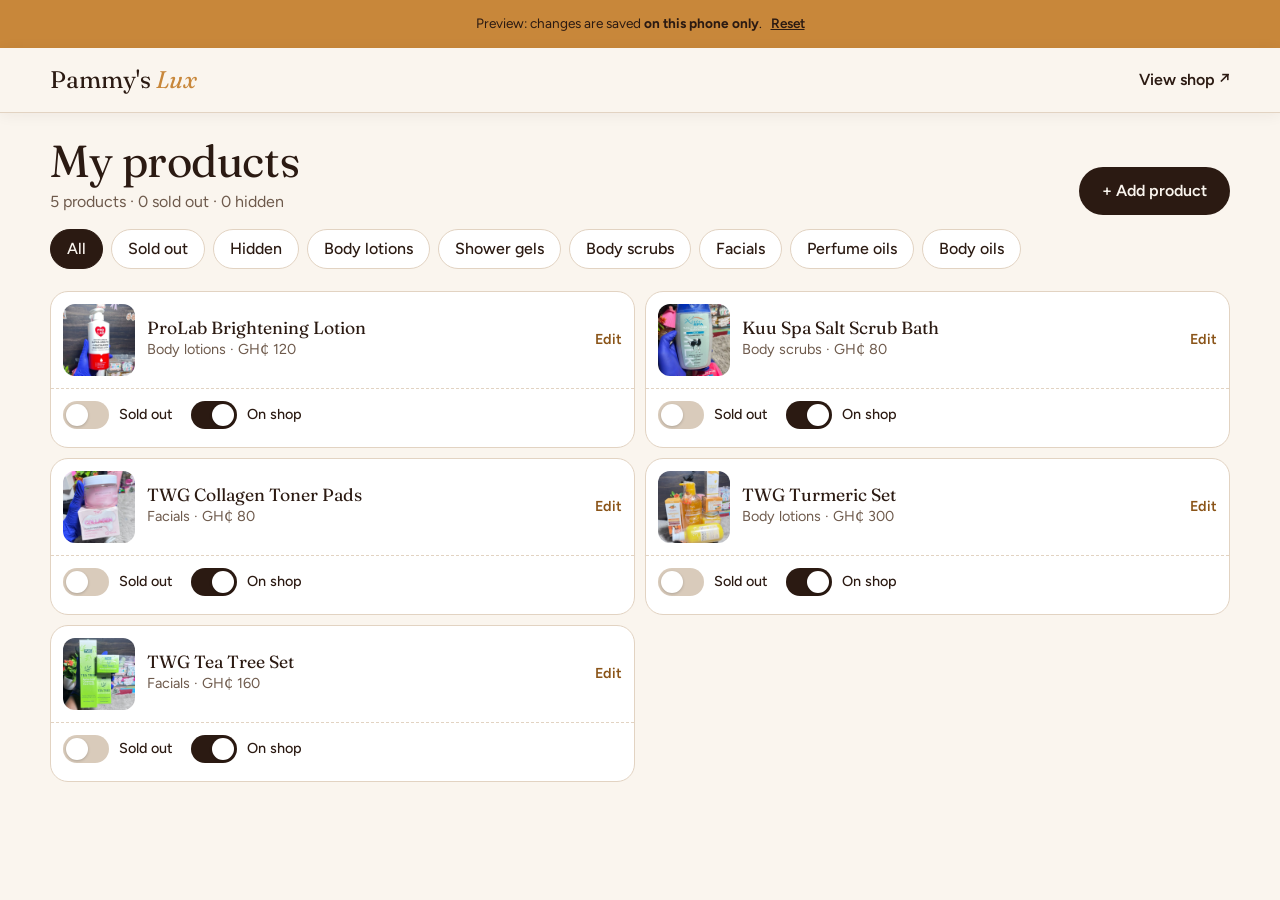
<file: admin.html>
<!doctype html>
<html lang="en">
<head>
  <meta charset="utf-8">
  <meta name="viewport" content="width=device-width, initial-scale=1, viewport-fit=cover">
  <title>My products · Pammy's Lux</title>
  <meta name="robots" content="noindex">
  <meta name="theme-color" content="#2b1a12">
  <link rel="icon" href="images/icon.svg" type="image/svg+xml">
  <link rel="preconnect" href="https://fonts.googleapis.com">
  <link rel="preconnect" href="https://fonts.gstatic.com" crossorigin>
  <link href="https://fonts.googleapis.com/css2?family=Fraunces:ital,opsz,wght@0,9..144,400;1,9..144,400&family=Figtree:wght@400;500;600;700&display=swap" rel="stylesheet">
  <link rel="stylesheet" href="css/style.css">
  <link rel="stylesheet" href="css/admin.css">
  <script type="module" src="js/admin.js"></script>
</head>
<body class="admin">
  <p class="preview-strip" id="previewStrip" hidden>
    Preview: changes are saved <b>on this phone only</b>. <button type="button" id="reset">Reset</button>
  </p>

  <header class="header scrolled">
    <div class="wrap header-in">
      <a class="brand" href="index.html">Pammy's <em>Lux</em></a>
      <a class="view-shop" href="index.html" target="_blank" rel="noopener">View shop ↗</a>
      <button class="link-btn" type="button" id="signOut" hidden>Sign out</button>
    </div>
  </header>

  <!-- Sign in (live mode only) -->
  <section class="wrap signin" id="signin" hidden>
    <h1>Welcome back</h1>
    <form id="signinForm" class="card-box" novalidate>
      <label class="field">Email<input type="email" id="email" autocomplete="username" required></label>
      <label class="field">Password<input type="password" id="password" autocomplete="current-password" required></label>
      <p class="err" id="signinErr" role="alert"></p>
      <button class="btn btn-dark" type="submit">Sign in</button>
    </form>
  </section>
  <section class="wrap signin" id="notAdmin" hidden>
    <h1>No access</h1>
    <p>This login isn't set up to manage the shop. Ask Salim to add it.</p>
  </section>

  <main class="wrap owner" id="owner" hidden>
    <div class="owner-head">
      <div>
        <h1>My products</h1>
        <p class="muted" id="stats"></p>
      </div>
      <button class="btn btn-dark" type="button" id="addBtn">+ Add product</button>
    </div>
    <div class="chips" id="chips" role="tablist" aria-label="Show"></div>
    <ul class="plist" id="plist" aria-live="polite"><li class="muted">Loading…</li></ul>
  </main>

  <!-- Add / edit -->
  <dialog class="editor" id="editor" aria-labelledby="edTitle">
    <form id="edForm" novalidate>
      <div class="drawer-head ed-head">
        <h2 id="edTitle">Add product</h2>
        <button class="x" type="button" id="edClose" aria-label="Close without saving">×</button>
      </div>
      <div class="ed-body">
        <div class="photo-pick">
          <img id="edImg" alt="" hidden>
          <label class="photo-btn" id="photoBtn">
            <input type="file" id="edFile" accept="image/*">
            <span id="photoLabel">📷 Add a photo</span>
          </label>
          <p class="muted small" id="photoMsg">Take a clear photo on a plain background.</p>
        </div>
        <label class="field">Product name<input id="edName" maxlength="80" placeholder="e.g. Shea Glow Body Lotion"></label>
        <label class="field">Category<select id="edCat"></select></label>
        <label class="field">Description (optional)<textarea id="edDesc" rows="3" maxlength="600" placeholder="What it does, how to use it"></textarea></label>

        <fieldset class="group">
          <legend>Sizes and prices</legend>
          <p class="muted small">One row per size. Only one price? Write the size once, e.g. "200ml".</p>
          <div id="edOptions"></div>
          <button class="link-btn" type="button" id="addOption">+ Add another size</button>
        </fieldset>

        <fieldset class="group">
          <legend>Scents or colours (optional)</legend>
          <p class="muted small">Same price for each. Customers pick one.</p>
          <div class="choice-row">
            <label class="field">Called<input id="edChoiceTitle" maxlength="20" placeholder="Scent"></label>
          </div>
          <div class="tags" id="edChoices"></div>
          <div class="add-choice">
            <input id="edChoiceInput" maxlength="30" placeholder="e.g. Vanilla" aria-label="New scent or colour">
            <button class="btn btn-line" type="button" id="addChoice">Add</button>
          </div>
        </fieldset>

        <label class="switch"><input type="checkbox" id="edSold"><span></span> Sold out</label>
        <label class="switch"><input type="checkbox" id="edHidden"><span></span> Hide from the shop</label>
        <p class="err" id="edErr" role="alert"></p>
      </div>
      <div class="ed-foot">
        <button class="link-btn danger" type="button" id="edDelete" hidden>Delete</button>
        <button class="btn btn-dark grow" type="submit" id="edSave">Save</button>
      </div>
    </form>
  </dialog>

  <div class="toast" id="toast" role="status" aria-live="polite"></div>
</body>
</html>
</file>
<file: css/style.css>
/* Pammy's Lux · cocoa + honey. Fraunces (display) + Figtree (text). */
:root {
  --cocoa: #2b1a12;
  --cocoa-2: #4a3024;
  --honey: #c8873a;
  --honey-deep: #8a5418;   /* honey for text on cream (contrast) */
  --cream: #faf5ee;
  --sand: #f1e6d8;
  --blush: #ead2c1;
  --line: #e2d3c2;
  --muted: #6e5a4c;
  --wa: #1f8a4c;
  --r: 18px;
  --shadow: 0 10px 30px rgba(43, 26, 18, .12);
  --serif: "Fraunces", Georgia, serif;
  --sans: "Figtree", system-ui, -apple-system, "Segoe UI", sans-serif;
}
*, *::before, *::after { box-sizing: border-box; }
html { scroll-behavior: smooth; scroll-padding-top: 76px; -webkit-text-size-adjust: 100%; }
body { margin: 0; background: var(--cream); color: var(--cocoa); font: 16px/1.6 var(--sans); overflow-x: hidden; }
img { max-width: 100%; height: auto; display: block; }
button, input, select, textarea { font: inherit; color: inherit; }
::selection { background: var(--honey); color: #fff; }
:focus-visible { outline: 3px solid var(--honey); outline-offset: 2px; }
.wrap { width: min(1180px, 100% - 32px); margin-inline: auto; }
.muted { color: var(--muted); }
.small { font-size: .875rem; }
.skip { position: absolute; left: -999px; top: 8px; background: var(--cocoa); color: #fff; padding: 10px 14px; border-radius: 10px; z-index: 100; }
.skip:focus { left: 8px; }
h1, h2, h3 { font-family: var(--serif); font-weight: 400; line-height: 1.08; margin: 0 0 .5em; letter-spacing: -.01em; }
h1 em, h2 em, .brand em { font-style: italic; color: var(--honey); }
.eyebrow { text-transform: uppercase; letter-spacing: .16em; font-size: .75rem; font-weight: 600; color: var(--honey-deep); margin: 0 0 .8em; }

/* fade-in photos */
.fade-img { opacity: 0; transition: opacity .5s ease; }
.fade-img.loaded { opacity: 1; }

/* buttons */
.btn { display: inline-flex; align-items: center; justify-content: center; gap: 8px; min-height: 48px; padding: 0 22px; border-radius: 999px; border: 1.5px solid transparent; font-weight: 600; text-decoration: none; cursor: pointer; transition: transform .15s ease, background .2s ease; }
.btn:active { transform: scale(.97); }
.btn-dark { background: var(--cocoa); color: var(--cream); }
.btn-dark:hover { background: var(--cocoa-2); }
.btn-line { border-color: var(--cocoa); color: var(--cocoa); background: transparent; }
.btn-line:hover { background: var(--sand); }
.btn-wa { background: var(--wa); color: #fff; width: 100%; }
.btn-wa svg { width: 22px; height: 22px; fill: currentColor; }
.grow { flex: 1; }

/* preview strip */
.preview-strip { margin: 0; background: var(--honey); color: var(--cocoa); text-align: center; font-size: .85rem; padding: 8px 16px; }

/* header (solid, no blur) */
.header { position: sticky; top: 0; z-index: 30; background: var(--cream); border-bottom: 1px solid transparent; transition: border-color .2s, box-shadow .2s; }
.header.scrolled { border-color: var(--line); box-shadow: 0 2px 14px rgba(43, 26, 18, .06); }
.header-in { display: flex; align-items: center; gap: 24px; min-height: 64px; }
.brand { font-family: var(--serif); font-size: 1.5rem; text-decoration: none; color: var(--cocoa); margin: 0; white-space: nowrap; }
.nav { display: none; gap: 28px; margin-left: auto; }
.nav a { color: var(--cocoa); text-decoration: none; font-weight: 500; }
.nav a:hover { color: var(--honey-deep); }
.bag-btn { margin-left: auto; display: inline-flex; align-items: center; gap: 8px; min-height: 44px; padding: 0 16px; border-radius: 999px; border: 1.5px solid var(--cocoa); background: transparent; cursor: pointer; font-weight: 600; }
.bag-btn svg { width: 20px; height: 20px; fill: none; stroke: currentColor; stroke-width: 1.8; }
.bag-count { background: var(--honey); color: var(--cocoa); border-radius: 999px; min-width: 22px; height: 22px; display: grid; place-items: center; font-size: .8rem; padding: 0 6px; }
@media (min-width: 820px) { .nav { display: flex; } .bag-btn { margin-left: 8px; } }

/* hero */
.hero { padding: 28px 0 48px; }
.hero-in { display: grid; gap: 28px; align-items: center; }
.hero h1 { font-size: clamp(2.6rem, 11vw, 5.2rem); }
.lede { font-size: 1.08rem; max-width: 34em; color: var(--cocoa-2); }
.hero-cta { display: flex; flex-wrap: wrap; gap: 12px; margin-top: 22px; }
.hero-art { position: relative; }
.hero-art > img { width: 100%; aspect-ratio: 4 / 4.2; max-height: 68vh; object-fit: cover; object-position: 50% 75%; border-radius: 200px 200px var(--r) var(--r); background: var(--sand); }
.pick { position: absolute; left: 12px; bottom: 12px; right: 12px; max-width: 320px; display: flex; gap: 12px; align-items: center; text-align: left; padding: 10px 14px 10px 10px; border: 0; border-radius: 16px; background: var(--cream); box-shadow: var(--shadow); cursor: pointer; animation: rise .7s .3s both cubic-bezier(.2, .8, .2, 1); }
.pick img { width: 56px; height: 56px; border-radius: 12px; object-fit: cover; }
.pick span { display: grid; line-height: 1.3; }
.pick small { text-transform: uppercase; letter-spacing: .14em; font-size: .68rem; color: var(--honey-deep); font-weight: 600; }
.pick b { font-family: var(--serif); font-weight: 400; font-size: 1.05rem; }
.pick i { font-style: normal; color: var(--muted); font-size: .9rem; }
@keyframes rise { from { opacity: 0; transform: translateY(14px); } }
@media (min-width: 820px) {
  .hero-art > img { max-height: 640px; }
  .hero { padding: 48px 0 72px; }
  .hero-in { grid-template-columns: 1.05fr .95fr; gap: 56px; }
  .pick { left: -28px; bottom: 36px; right: auto; }
}

/* shop */
.shop { padding: 24px 0 64px; }
.section-head { display: flex; align-items: baseline; justify-content: space-between; gap: 12px; }
.section-head h2, .how h2 { font-size: clamp(2rem, 7vw, 3rem); }
.chips { position: sticky; top: 64px; z-index: 10; background: var(--cream); display: flex; gap: 8px; overflow-x: auto; padding: 10px 16px 14px; margin: 0 -16px 8px; scrollbar-width: none; }
.chips::-webkit-scrollbar { display: none; }
.chip { flex: none; min-height: 40px; padding: 0 16px; border-radius: 999px; border: 1.5px solid var(--line); background: #fff; cursor: pointer; font-weight: 500; white-space: nowrap; }
.chip[aria-selected="true"] { background: var(--cocoa); border-color: var(--cocoa); color: var(--cream); }
.grid { display: grid; grid-template-columns: repeat(2, 1fr); gap: 22px 14px; }
@media (min-width: 700px) { .grid { grid-template-columns: repeat(3, 1fr); gap: 32px 22px; } }
@media (min-width: 1040px) { .grid { grid-template-columns: repeat(4, 1fr); } }
.loading { grid-column: 1 / -1; color: var(--muted); padding: 40px 0; text-align: center; }
.load-err { text-align: center; color: var(--muted); }
.load-err button { background: none; border: 0; color: var(--honey-deep); text-decoration: underline; cursor: pointer; padding: 0; }
.card-btn { display: grid; gap: 4px; width: 100%; padding: 0; border: 0; background: none; text-align: left; cursor: pointer; }
.card-img { position: relative; display: block; border-radius: var(--r); overflow: hidden; background: var(--sand); aspect-ratio: 4 / 5; margin-bottom: 8px; }
.card-img img { width: 100%; height: 100%; object-fit: cover; transition: opacity .5s ease, transform .5s cubic-bezier(.2, .8, .2, 1); }
@media (hover: hover) { .card-btn:hover .card-img img { transform: scale(1.04); } }
.is-sold .card-img img { filter: grayscale(.6); opacity: .7; }
.tag { position: absolute; left: 10px; top: 10px; background: var(--cream); color: var(--cocoa); font-size: .72rem; font-weight: 700; letter-spacing: .08em; text-transform: uppercase; padding: 4px 10px; border-radius: 999px; }
.tag-sold { background: var(--cocoa); color: var(--cream); }
.card-cat { font-size: .72rem; text-transform: uppercase; letter-spacing: .12em; color: var(--honey-deep); font-weight: 600; }
.card-name { font-family: var(--serif); font-size: 1.12rem; line-height: 1.25; }
.card-price { font-weight: 600; }
.card-price small { font-weight: 400; color: var(--muted); }

/* how */
.how { background: var(--cocoa); color: var(--cream); padding: 64px 0; }
.steps { list-style: none; counter-reset: s; margin: 24px 0 0; padding: 0; display: grid; gap: 26px; }
.steps li { counter-increment: s; display: grid; grid-template-columns: 52px 1fr; column-gap: 16px; }
.steps li::before { content: counter(s); grid-row: span 2; width: 52px; height: 52px; border-radius: 50%; border: 1.5px solid var(--honey); color: var(--honey); display: grid; place-items: center; font-family: var(--serif); font-size: 1.4rem; }
.steps b { font-family: var(--serif); font-weight: 400; font-size: 1.3rem; }
.steps span { color: #d9c8b8; }
@media (min-width: 820px) { .steps { grid-template-columns: repeat(3, 1fr); gap: 32px; } }

/* delivery */
.delivery { padding: 64px 0; }
.delivery-in { display: grid; gap: 28px; align-items: center; }
.delivery-in img { width: 100%; max-height: 520px; aspect-ratio: 4 / 5; object-fit: cover; border-radius: var(--r); background: var(--sand); }
.delivery h2 { font-size: clamp(1.9rem, 6vw, 2.8rem); }
@media (min-width: 820px) { .delivery-in { grid-template-columns: .8fr 1fr; gap: 64px; } }

/* footer */
.footer { border-top: 1px solid var(--line); padding: 32px 0 calc(96px + env(safe-area-inset-bottom)); }
.footer-in { display: grid; gap: 4px; }
.footer p { margin: 0; }

/* floating bag (phones) */
.float-bag { position: fixed; left: 16px; right: 16px; bottom: calc(16px + env(safe-area-inset-bottom)); z-index: 25; min-height: 54px; border: 0; border-radius: 999px; background: var(--cocoa); color: var(--cream); font-weight: 600; box-shadow: var(--shadow); cursor: pointer; animation: rise .35s both; }
@media (min-width: 820px) { .float-bag { left: auto; right: 24px; bottom: 24px; padding: 0 28px; } }

/* dialogs */
dialog { border: 0; padding: 0; color: var(--cocoa); background: var(--cream); }
dialog::backdrop { background: rgba(43, 26, 18, .45); }
.x { position: absolute; right: 12px; top: 12px; z-index: 2; width: 44px; height: 44px; border-radius: 50%; border: 0; background: var(--cream); font-size: 1.6rem; line-height: 1; cursor: pointer; box-shadow: 0 2px 10px rgba(0, 0, 0, .12); }
html:has(dialog[open]) { overflow: hidden; }

/* product sheet: bottom sheet on phones, centred card on desktop */
.sheet { width: 100%; max-width: 100%; max-height: 92dvh; margin: auto 0 0; border-radius: 22px 22px 0 0; }
.sheet[open] { animation: sheetUp .32s cubic-bezier(.2, .8, .2, 1); }
@keyframes sheetUp { from { transform: translateY(40px); opacity: 0; } }
.sheet-in { position: relative; max-height: 92dvh; overflow-y: auto; }
.p-photo img { width: 100%; aspect-ratio: 1 / 1; max-height: 46dvh; object-fit: cover; background: var(--sand); }
.p-body { padding: 20px 20px calc(24px + env(safe-area-inset-bottom)); }
.p-body h3 { font-size: 1.8rem; margin-bottom: .3em; }
.p-desc { color: var(--cocoa-2); margin: 0 0 16px; }
.opt { border: 0; padding: 0; margin: 0 0 16px; }
.opt legend { font-weight: 600; margin-bottom: 8px; }
.pills { display: flex; flex-wrap: wrap; gap: 8px; }
.pill input { position: absolute; opacity: 0; pointer-events: none; }
.pill span { display: inline-flex; align-items: center; gap: 6px; min-height: 44px; padding: 0 16px; border-radius: 12px; border: 1.5px solid var(--line); background: #fff; cursor: pointer; }
.pill small { color: var(--muted); }
.pill input:checked + span { border-color: var(--cocoa); background: var(--sand); box-shadow: inset 0 0 0 1px var(--cocoa); }
.pill input:focus-visible + span { outline: 3px solid var(--honey); outline-offset: 2px; }
.p-buy { display: flex; gap: 12px; align-items: center; margin-top: 8px; }
.qty { display: inline-flex; align-items: center; border: 1.5px solid var(--line); border-radius: 999px; background: #fff; }
.qty button { width: 44px; height: 46px; border: 0; background: none; font-size: 1.2rem; cursor: pointer; }
.qty output { min-width: 22px; text-align: center; font-weight: 600; }
.p-sold p { margin: 0 0 12px; }
@media (min-width: 820px) {
  .sheet { width: min(880px, 100% - 48px); margin: auto; border-radius: 24px; }
  .sheet-in { display: grid; grid-template-columns: 1fr 1fr; }
  .p-photo img { height: 100%; max-height: none; aspect-ratio: auto; min-height: 460px; }
  .p-body { padding: 36px 32px; }
}

/* bag drawer: full height from the right */
.drawer { width: min(440px, 100%); max-width: 100%; height: 100dvh; max-height: 100dvh; margin: 0 0 0 auto; }
.drawer[open] { animation: slideIn .3s cubic-bezier(.2, .8, .2, 1); }
@keyframes slideIn { from { transform: translateX(40px); opacity: 0; } }
.drawer-in { height: 100%; overflow-y: auto; padding: 0 20px calc(28px + env(safe-area-inset-bottom)); }
.drawer-head { position: sticky; top: 0; z-index: 2; background: var(--cream); display: flex; align-items: center; justify-content: space-between; min-height: 68px; border-bottom: 1px solid var(--line); margin-bottom: 8px; }
.drawer-head h3 { font-size: 1.6rem; margin: 0; }
.drawer-head .x { position: static; box-shadow: none; background: var(--sand); }
.bag-empty { text-align: center; padding: 48px 0; color: var(--muted); }
.bag-list { list-style: none; margin: 0; padding: 0; }
.line { display: grid; grid-template-columns: 64px 1fr auto; gap: 12px; align-items: center; padding: 12px 0; border-bottom: 1px solid var(--line); }
.line img { width: 64px; height: 64px; object-fit: cover; border-radius: 12px; background: var(--sand); }
.line-info { display: grid; line-height: 1.35; min-width: 0; }
.line-info b { font-weight: 600; }
.line-info span { color: var(--muted); font-size: .9rem; }
.line-info .line-price { color: var(--cocoa); font-weight: 600; }
.small-qty button { width: 38px; height: 40px; font-size: 1rem; }
.checkout { padding-top: 16px; display: grid; gap: 14px; }
.sum { display: flex; justify-content: space-between; font-size: 1.15rem; }
.checkout .small { margin: -8px 0 0; }
.seg { border: 0; padding: 0; margin: 0; display: flex; flex-wrap: wrap; gap: 8px; }
.seg legend { font-weight: 600; margin-bottom: 8px; width: 100%; }
.seg label { flex: 1; display: flex; align-items: center; gap: 8px; min-height: 48px; padding: 0 14px; border: 1.5px solid var(--line); border-radius: 12px; background: #fff; cursor: pointer; }
.seg label:has(input:checked) { border-color: var(--cocoa); background: var(--sand); }
.seg input { accent-color: var(--cocoa); width: 18px; height: 18px; }
.field { display: grid; gap: 6px; font-weight: 600; }
.field input, .field textarea, .field select { font-weight: 400; font-size: 16px; min-height: 48px; padding: 10px 14px; border-radius: 12px; border: 1.5px solid var(--line); background: #fff; width: 100%; }
.field textarea { resize: vertical; }
.field input:focus, .field textarea:focus, .field select:focus { border-color: var(--cocoa); outline: none; }
.invalid { border-color: #b3261e !important; background: #fff6f5 !important; }
.err { color: #b3261e; margin: 0; min-height: 0; }
.err:empty { display: none; }
.sent { padding: 20px 0; }
.sent-actions { display: grid; gap: 10px; margin-top: 12px; }
[hidden] { display: none !important; }

/* toast */
.toast { position: fixed; left: 50%; bottom: calc(86px + env(safe-area-inset-bottom)); transform: translate(-50%, 20px); background: var(--cocoa); color: var(--cream); padding: 12px 18px; border-radius: 999px; opacity: 0; pointer-events: none; transition: opacity .25s, transform .25s; z-index: 60; max-width: calc(100% - 32px); text-align: center; font-size: .92rem; }
.toast.show { opacity: 1; transform: translate(-50%, 0); }

@media (prefers-reduced-motion: reduce) {
  *, *::before, *::after { animation: none !important; transition: none !important; scroll-behavior: auto !important; }
  .fade-img { opacity: 1; }
}

/* close button stays reachable while the sheet scrolls (phones) */
.sheet-in > .x { position: sticky; top: 12px; display: grid; place-items: center; margin: 12px 12px -56px auto; }
@media (min-width: 820px) { .sheet-in > .x { position: absolute; margin: 0; } }
#pAdd { white-space: nowrap; padding: 0 16px; }
</file>
<file: css/admin.css>
/* Pammy's Lux · owner page (extends style.css) */
.admin .preview-strip button { background: none; border: 0; padding: 0 0 0 6px; text-decoration: underline; cursor: pointer; font-weight: 600; min-height: 32px; }
.view-shop { margin-left: auto; color: var(--cocoa); font-weight: 600; text-decoration: none; }
.link-btn { background: none; border: 0; padding: 8px 0; min-height: 44px; color: var(--honey-deep); font-weight: 600; cursor: pointer; text-decoration: underline; text-underline-offset: 3px; }
.link-btn.danger { color: #b3261e; }

.signin { max-width: 420px; padding: 48px 0; }
.signin h1 { font-size: 2.4rem; }
.card-box { display: grid; gap: 14px; background: #fff; border: 1px solid var(--line); border-radius: var(--r); padding: 20px; }

.owner { padding: 24px 0 64px; }
.owner-head { display: flex; flex-wrap: wrap; align-items: end; justify-content: space-between; gap: 12px; margin-bottom: 4px; }
.owner-head h1 { font-size: clamp(2rem, 8vw, 2.8rem); margin: 0; }
.owner-head p { margin: 4px 0 0; }
.owner .chips { top: 64px; }

.plist { list-style: none; margin: 0; padding: 0; display: grid; gap: 10px; }
@media (min-width: 900px) { .plist { grid-template-columns: 1fr 1fr; } }
.prow { background: #fff; border: 1px solid var(--line); border-radius: var(--r); overflow: hidden; }
.prow.is-hidden { background: #f6f1ea; }
.prow.is-hidden img { opacity: .55; }
.prow-main { display: grid; grid-template-columns: 72px 1fr auto; gap: 12px; align-items: center; width: 100%; padding: 12px; border: 0; background: none; text-align: left; cursor: pointer; }
.prow-main img, .nophoto { width: 72px; height: 72px; border-radius: 12px; object-fit: cover; background: var(--sand); }
.nophoto { display: grid; place-items: center; font-size: .7rem; color: var(--muted); }
.prow-info { display: grid; line-height: 1.35; min-width: 0; }
.prow-info b { font-family: var(--serif); font-weight: 400; font-size: 1.1rem; }
.prow-info > span { color: var(--muted); font-size: .9rem; }
.badges { display: flex; gap: 6px; margin-top: 4px; }
.badges i { font-style: normal; font-size: .72rem; font-weight: 700; letter-spacing: .06em; text-transform: uppercase; padding: 2px 8px; border-radius: 999px; }
.b-sold { background: var(--cocoa); color: var(--cream); }
.b-hidden { background: var(--blush); color: var(--cocoa); }
.edit-hint { color: var(--honey-deep); font-weight: 600; font-size: .9rem; }
.prow-tools { display: flex; gap: 18px; padding: 4px 12px 10px; border-top: 1px dashed var(--line); }
.empty { padding: 32px 0; text-align: center; }

/* switches */
.switch { position: relative; display: inline-flex; align-items: center; gap: 10px; min-height: 44px; cursor: pointer; font-weight: 500; }
.switch input { position: absolute; opacity: 0; width: 1px; height: 1px; }
.switch span { position: relative; width: 46px; height: 28px; border-radius: 999px; background: #d9cbbb; transition: background .2s; flex: none; }
.switch span::after { content: ""; position: absolute; left: 3px; top: 3px; width: 22px; height: 22px; border-radius: 50%; background: #fff; box-shadow: 0 1px 3px rgba(0, 0, 0, .2); transition: transform .2s cubic-bezier(.2, .8, .2, 1); }
.switch input:checked + span { background: var(--cocoa); }
.switch input:checked + span::after { transform: translateX(18px); }
.switch input:focus-visible + span { outline: 3px solid var(--honey); outline-offset: 2px; }
.switch input:disabled + span { opacity: .5; }
.switch.small { font-size: .9rem; }

/* editor: full screen on phones, panel on desktop */
.editor { width: 100%; max-width: 100%; height: 100dvh; max-height: 100dvh; margin: 0; }
@media (min-width: 720px) { .editor { width: min(560px, 100%); margin: 0 0 0 auto; } }
.editor[open] { animation: slideIn .3s cubic-bezier(.2, .8, .2, 1); }
.editor form { height: 100%; display: flex; flex-direction: column; }
.ed-head { padding: 0 20px; margin: 0; flex: none; }
.ed-head h2 { font-size: 1.6rem; margin: 0; }
.ed-body { flex: 1; overflow-y: auto; padding: 16px 20px 24px; display: grid; gap: 16px; align-content: start; }
.ed-foot { flex: none; display: flex; gap: 16px; align-items: center; padding: 12px 20px calc(12px + env(safe-area-inset-bottom)); border-top: 1px solid var(--line); background: var(--cream); }

.photo-pick { display: grid; gap: 8px; }
.photo-pick img { width: 100%; max-height: 300px; object-fit: cover; border-radius: var(--r); background: var(--sand); }
.photo-btn { display: flex; align-items: center; justify-content: center; min-height: 56px; border: 2px dashed var(--line); border-radius: var(--r); background: #fff; cursor: pointer; font-weight: 600; }
.photo-btn:focus-within { outline: 3px solid var(--honey); outline-offset: 2px; }
.photo-btn input { position: absolute; opacity: 0; width: 1px; height: 1px; }
.photo-pick p { margin: 0; }

.group { border: 1px solid var(--line); border-radius: var(--r); padding: 14px; margin: 0; background: #fff; display: grid; gap: 10px; }
.group legend { font-weight: 700; padding: 0 6px; }
.group > p { margin: 0; }
.group > .link-btn { justify-self: start; }
.opt-row { display: grid; grid-template-columns: 1fr 1fr 44px; gap: 8px; align-items: end; }
.opt-row + .opt-row { margin-top: 8px; }
.o-del { width: 44px; height: 48px; border: 0; border-radius: 12px; background: var(--sand); font-size: 1.3rem; cursor: pointer; }
.choice-row .field { max-width: 220px; }
.tags { display: flex; flex-wrap: wrap; gap: 8px; }
.tags:empty { display: none; }
.tag-chip { display: inline-flex; align-items: center; gap: 4px; padding-left: 12px; border-radius: 999px; background: var(--sand); font-weight: 500; }
.tag-chip button { width: 36px; height: 36px; border: 0; background: none; font-size: 1.1rem; cursor: pointer; }
.add-choice { display: flex; gap: 8px; }
.add-choice input { flex: 1; min-height: 48px; padding: 10px 14px; border-radius: 12px; border: 1.5px solid var(--line); font-size: 16px; min-width: 0; }
.photo-btn.invalid { border-color: #b3261e; }
</file>
